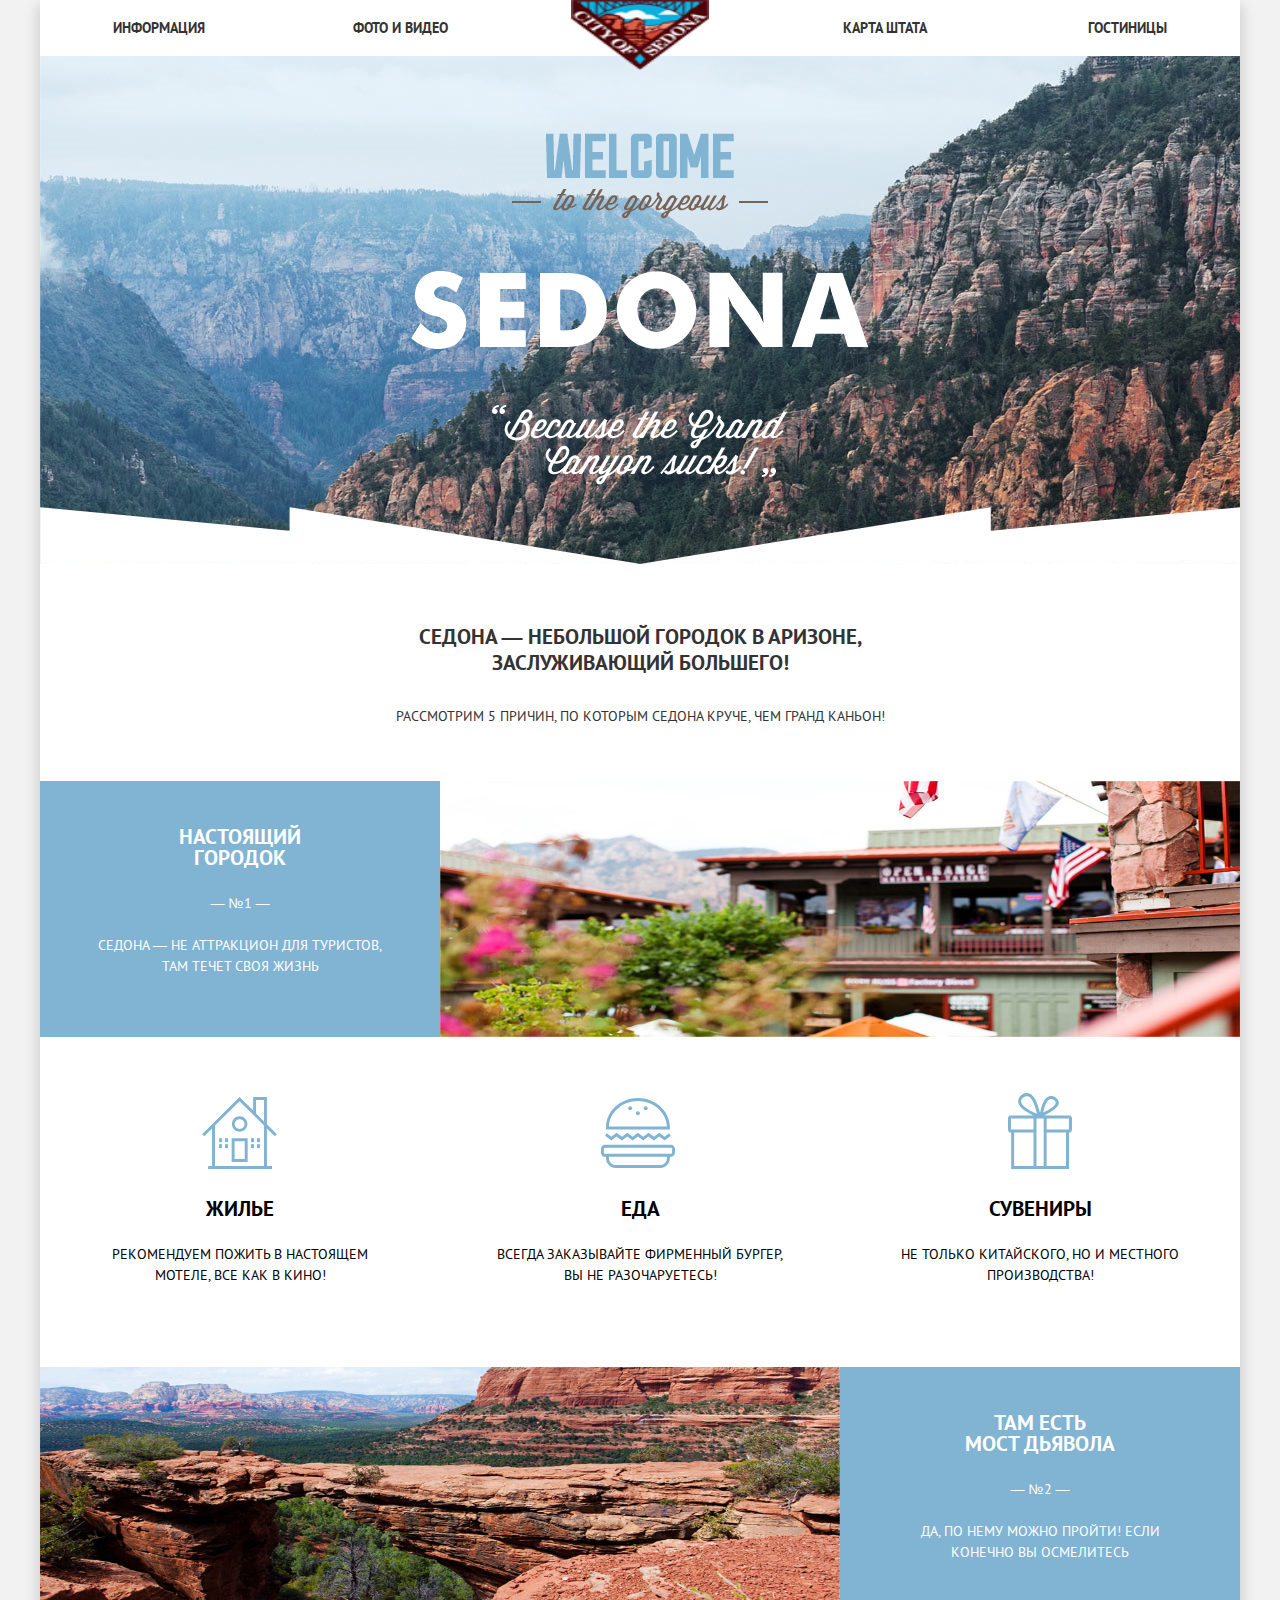
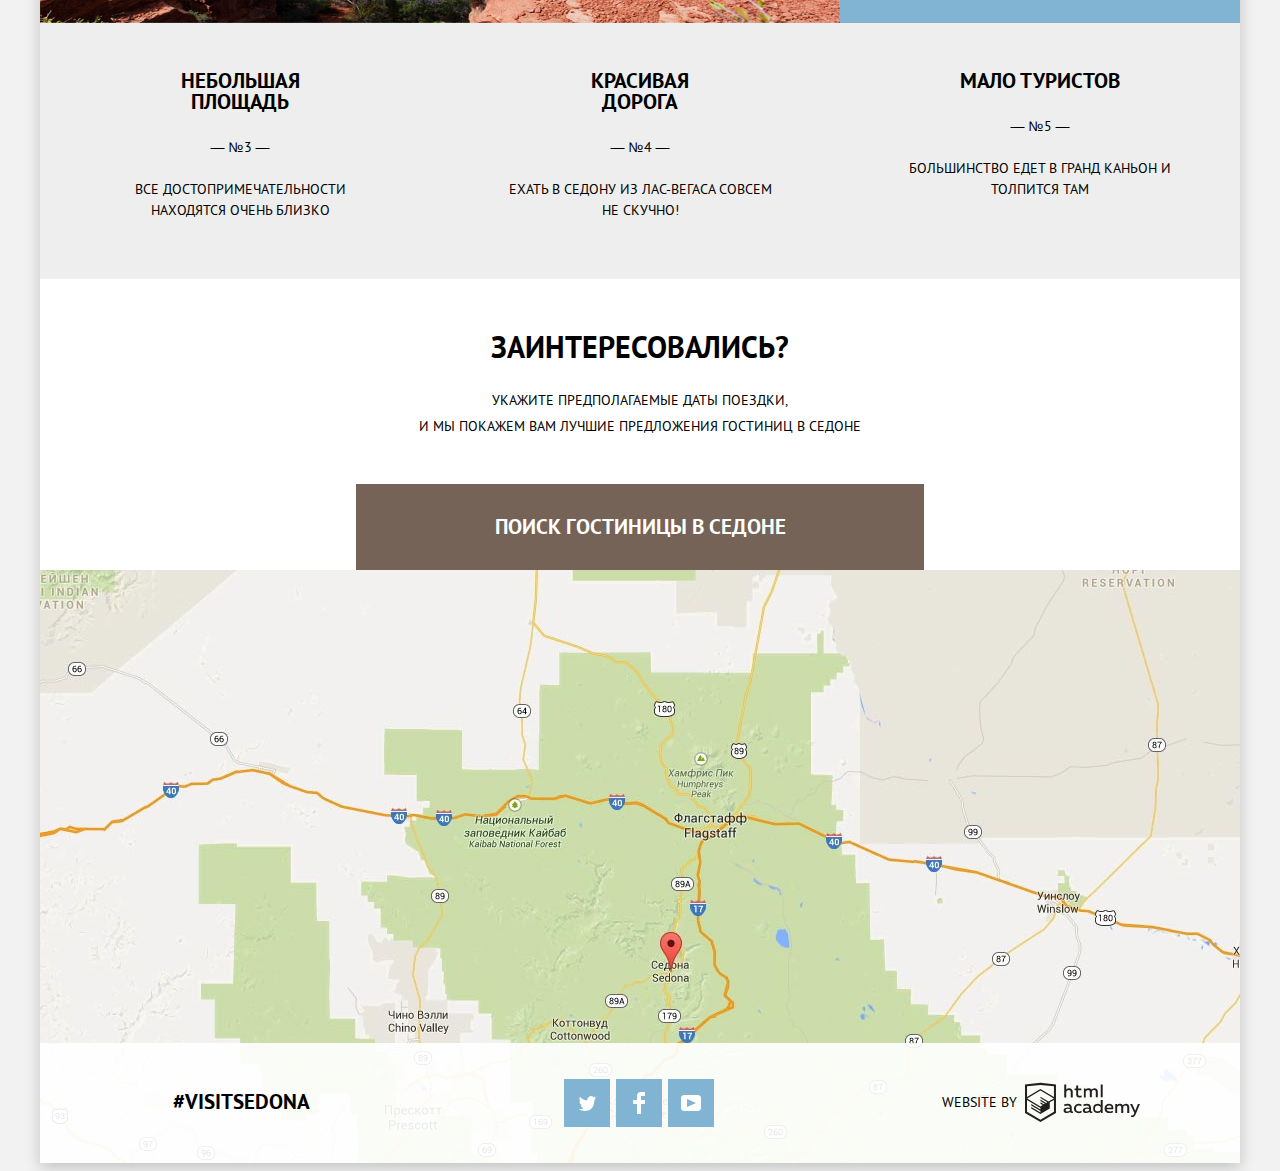
<file: index.html>
<!DOCTYPE html>
<html lang="ru">

<head>
  <meta charset="utf-8">
  <title>Beautiful Sedona</title>
  <link rel="stylesheet" type="text/css" href="css/normalize-min.css">
  <link rel="stylesheet" type="text/css" href="css/stylesheet-min.css">
</head>

<body>
	<div class="container">

  <header>
    <nav class="site-navi">
      <a class="site-logo" href="#">
				<img src="img/mini-logo-city-of-sedona.png" width="138" height="70" alt="City of Sedona Logo">
			</a>
      <ul class="navi-links">
        <li class="navi-info"><a>Информация</a></li><!-- href="info.html" -->
        <li class="navi-media"><a>Фото и видео</a></li><!-- href="media.html" -->
        <li class="navi-map"><a>Карта штата</a></li><!-- href="map_of_state.html" -->
        <li class="navi-catalog"><a href="catalog.html">Гостиницы</a></li>
      </ul>
    </nav>
  </header>
  <main>
    <h1 class="visually-hidden">Sedona - главная страница</h1>
    
    <section class="title-image">
    	<h2 class="visually-hidden">Welcome to Sedona!</h2>
			<img src="img/sedona-title-image-text-full-w-effects.png" width="458" height="352" alt="Welcome to the gorgeous Sedona. Because the Grand Canyon sucks!">
    </section>

		<section class="introduction">
			<h2>Седона — небольшой городок в Аризоне, заслуживающий большего!</h2>
    	<p>Рассмотрим 5 причин, по которым Седона круче, чем Гранд Каньон!</p>
		</section>
    
    <section class="feature-container container-rich">
    	<h2 class="visually-hidden">Sedona - настоящий городок</h2>
      <div class="feature-text-emphasis">
        <h3>Настоящий городок</h3>
        <p>— №1 —</p>
        <p>Седона — не аттракцион для туристов, там течет своя жизнь</p>
      </div>
      <div class="feature-image">
        <img src="img/sedona-town.jpg" width="800" height="256" alt="Town of Sedona">
      </div>
    </section>

    <section class="feature-container container-ad">
    	<h2 class="visually-hidden">Sedona - где, что и как</h2>
      <ul class="feature-ad-list">
        <li class="feature-ad-item ad-item-housing">
          <h3>Жилье</h3>
          <p>Рекомендуем пожить в настоящем мотеле, все как в кино!</p>
        </li>
        <li class="feature-ad-item ad-item-food">
          <h3>Еда</h3>
          <p>Всегда заказывайте фирменный бургер, вы не разочаруетесь!</p>
        </li>
        <li class="feature-ad-item ad-item-gifts">
          <h3>Сувениры</h3>
          <p>Не только китайского, но и местного производства!</p>
        </li>
      </ul>
    </section>

    <section class="feature-container container-rich">
    	<h2 class="visually-hidden">Sedona - мост дьявола</h2>
      <div class="feature-image">
        <img src="img/devil-bridge.jpg" width="800" height="256" alt="Devil's Bridge">
      </div>
      <div class="feature-text-emphasis">
        <h3>Там есть<br>мост дьявола</h3>
        <p>— №2 —</p>
        <p>Да, по нему можно пройти! Если конечно вы осмелитесь</p>
      </div>
    </section>

    <section class="feature-container container-mini">
    	<h2 class="visually-hidden">Sedona - прочие плюсы</h2>
      <ul class="feature-mini-list">
        <li class="feature-text-emphasis feature-mini-item">
          <h3>Небольшая площадь</h3>
          <p>— №3 —</p>
          <p>Все достопримечательности находятся очень близко</p>
        </li>
        <li class="feature-text-emphasis feature-mini-item">
          <h3>Красивая дорога</h3>
          <p>— №4 —</p>
          <p>Ехать в Cедону из Лас-Вегаса совсем не скучно!
        </li>
        <li class="feature-text-emphasis feature-mini-item">
          <h3>Мало туристов</h3>
          <p>— №5 —</p>
          <p>Большинство едет в гранд каньон и толпится там</p>
        </li>
      </ul>
    </section>

    <section class="housing-search">
      <h2>Заинтересовались?</h2>
      <p class="housing-search-instruction">Укажите предполагаемые даты поездки,<br>и мы покажем вам лучшие предложения гостиниц в седоне</p>
      <button class="housing-search-switch" type="button">Поиск гостиницы в седоне</button>

      <form class="housing-search-form" action="https://echo.htmlacademy.ru" method="post">
        <p class="form-group">
          <label for="date-arrival">Дата заезда:</label>
          <input type="text" id="date-arrival"  name="date-arrival" value="24 Апреля 2017" placeholder="01.06.2018" required>
          <button type="button" class="button-calendar"><span class="visually-hidden">открыть календарик</span><svg version="1.1" xmlns="http://www.w3.org/2000/svg" xmlns:xlink="http://www.w3.org/1999/xlink" x="0px" y="0px"
	 width="21px" height="22px" viewBox="0 0 21 22" enable-background="new 0 0 21 22" xml:space="preserve">
					<g>
						<path fill="#cacaca" d="M19.251,2.025h-2.845V0.648c0-0.381-0.294-0.689-0.656-0.689c-0.363,0-0.656,0.308-0.656,0.689v1.377h-3.938V0.648
							c0-0.381-0.294-0.689-0.655-0.689c-0.363,0-0.657,0.308-0.657,0.689v1.377H5.906V0.648c0-0.381-0.294-0.689-0.656-0.689
							c-0.363,0-0.657,0.308-0.657,0.689v1.377H1.75C0.784,2.025,0,2.847,0,3.862v16.302C0,21.179,0.784,22,1.75,22h17.501
							C20.217,22,21,21.179,21,20.164V3.862C21,2.847,20.217,2.025,19.251,2.025z M19.688,20.164c0,0.253-0.195,0.459-0.437,0.459H1.75
							c-0.241,0-0.438-0.206-0.438-0.459V3.862c0-0.253,0.196-0.459,0.438-0.459h2.844v1.378c0,0.381,0.294,0.689,0.657,0.689
							c0.362,0,0.656-0.308,0.656-0.689V3.403h3.938v1.378c0,0.381,0.294,0.689,0.657,0.689c0.361,0,0.655-0.308,0.655-0.689V3.403h3.938
							v1.378c0,0.381,0.293,0.689,0.656,0.689c0.362,0,0.656-0.308,0.656-0.689V3.403h2.845c0.241,0,0.437,0.206,0.437,0.459V20.164z"/>
						<rect fill="#cacaca" x="4.594" y="8.225" width="2.625" height="2.066"/>
						<rect fill="#cacaca" x="4.594" y="11.668" width="2.625" height="2.067"/>
						<rect fill="#cacaca" x="4.594" y="15.112" width="2.625" height="2.066"/>
						<rect fill="#cacaca" x="9.188" y="15.112" width="2.625" height="2.066"/>
						<rect fill="#cacaca" x="9.188" y="11.668" width="2.625" height="2.067"/>
						<rect fill="#cacaca" x="9.188" y="8.225" width="2.625" height="2.066"/>
						<rect fill="#cacaca" x="13.781" y="15.112" width="2.625" height="2.066"/>
						<rect fill="#cacaca" x="13.781" y="11.668" width="2.625" height="2.067"/>
						<rect fill="#cacaca" x="13.781" y="8.225" width="2.625" height="2.066"/>
					</g>
					</svg></button>
        </p>
      	<p class="form-group">
          <label for="date-departure">Дата выезда:</label>
          <input type="text" id="date-departure" name="date-departure" value="4 июля 2017" required><!-- placeholder="15.06.2018" --> 
          <button type="button" class="button-calendar"><span class="visually-hidden">открыть календарик</span><svg version="1.1" xmlns="http://www.w3.org/2000/svg" xmlns:xlink="http://www.w3.org/1999/xlink" x="0px" y="0px"
	 width="21px" height="22px" viewBox="0 0 21 22" enable-background="new 0 0 21 22" xml:space="preserve">
					<g>
						<path fill="#cacaca" d="M19.251,2.025h-2.845V0.648c0-0.381-0.294-0.689-0.656-0.689c-0.363,0-0.656,0.308-0.656,0.689v1.377h-3.938V0.648
							c0-0.381-0.294-0.689-0.655-0.689c-0.363,0-0.657,0.308-0.657,0.689v1.377H5.906V0.648c0-0.381-0.294-0.689-0.656-0.689
							c-0.363,0-0.657,0.308-0.657,0.689v1.377H1.75C0.784,2.025,0,2.847,0,3.862v16.302C0,21.179,0.784,22,1.75,22h17.501
							C20.217,22,21,21.179,21,20.164V3.862C21,2.847,20.217,2.025,19.251,2.025z M19.688,20.164c0,0.253-0.195,0.459-0.437,0.459H1.75
							c-0.241,0-0.438-0.206-0.438-0.459V3.862c0-0.253,0.196-0.459,0.438-0.459h2.844v1.378c0,0.381,0.294,0.689,0.657,0.689
							c0.362,0,0.656-0.308,0.656-0.689V3.403h3.938v1.378c0,0.381,0.294,0.689,0.657,0.689c0.361,0,0.655-0.308,0.655-0.689V3.403h3.938
							v1.378c0,0.381,0.293,0.689,0.656,0.689c0.362,0,0.656-0.308,0.656-0.689V3.403h2.845c0.241,0,0.437,0.206,0.437,0.459V20.164z"/>
						<rect fill="#cacaca" x="4.594" y="8.225" width="2.625" height="2.066"/>
						<rect fill="#cacaca" x="4.594" y="11.668" width="2.625" height="2.067"/>
						<rect fill="#cacaca" x="4.594" y="15.112" width="2.625" height="2.066"/>
						<rect fill="#cacaca" x="9.188" y="15.112" width="2.625" height="2.066"/>
						<rect fill="#cacaca" x="9.188" y="11.668" width="2.625" height="2.067"/>
						<rect fill="#cacaca" x="9.188" y="8.225" width="2.625" height="2.066"/>
						<rect fill="#cacaca" x="13.781" y="15.112" width="2.625" height="2.066"/>
						<rect fill="#cacaca" x="13.781" y="11.668" width="2.625" height="2.067"/>
						<rect fill="#cacaca" x="13.781" y="8.225" width="2.625" height="2.066"/>
					</g>
					</svg></button>
        </p>

				<p class="form-group form-group-half group-half-adults">
	        <label for="amount-adults">Взрослые:</label>
	        <button type="button" class="button-minus"><span class="visually-hidden">вычесть</span></button>
	        <input type="text" id="amount-adults" name="amount-adults" value="2">
	        <button type="button" class="button-plus"><span class="visually-hidden">прибавить</span></button>
        </p>
        <p class="form-group form-group-half">
	        <label class="amount-kids" for="amount-kids">Дети:</label>
	        <button type="button" class="button-minus"><span class="visually-hidden">вычесть</span></button>
	        <input type="text" id="amount-kids" name="amount-kids" value="0">
	        <button type="button" class="button-plus"><span class="visually-hidden">прибавить</span></button>
        </p>
        <button type="submit">Найти</button>
      </form>
    </section>

    <section class="map-location">
      <h2 class="visually-hidden">Седона на карте — Аризона 86336, США</h2>
      <iframe src="https://www.google.com/maps/embed?pb=!1m18!1m12!1m3!1d497204.11118502275!2d-111.72673118153755!3d35.047136872373486!2m3!1f0!2f0!3f0!3m2!1i1024!2i768!4f13.1!3m3!1m2!1s0x872da132f942b00d%3A0x5548c523fa6c8efd!2z0KHQtdC00L7QvdCwLCDQkNGA0LjQt9C-0L3QsCA4NjMzNiwg0KHQqNCQ!5e0!3m2!1sru!2sru!4v1522495906175" width="1200" height="593" style="border:0" allowfullscreen></iframe>
    </section>
  </main>

  <footer class="site-footer footer-absolute">
    <b>#visitsedona</b>
    <ul class="social-media-contacts">
      <li>
      	<a class="button-social twitter" href="#"><span class="visually-hidden">Twitter</span><svg xmlns="http://www.w3.org/2000/svg" xmlns:xlink="http://www.w3.org/1999/xlink" width="17" height="15" viewBox="0 0 17 15"><path fill="#FFF" d="M10.95.144c1.685-.496 2.984.27 3.577 1.179.673-.231 1.331-.481 2.011-.708a2.345 2.345 0 0 1-.857 1.768c.685.17 1.304-.491 1.304-.491-.169 1-1.006 1.788-1.563 2.024-.231 6.75-3.175 11.217-10.077 11.082h-.446c-.41 0-4.164-.46-4.898-1.887 2.271.196 3.893-.422 4.693-1.177-.96-.3-2.679-.477-2.979-2.95.349.106.564.228 1.19.119C1.705 8.247.374 7.53.448 5.33c.285.328 1.067.536 1.34.472C1.085 5.561-.182 2.442.894.85c1.818 1.854 3.735 3.606 7.152 3.773C8.254 2.33 9.183.793 10.95.144z"/></svg></a>
      </li>
      <li>
      	<a class="button-social facebook" href="#"><span class="visually-hidden">Facebook</span><svg xmlns="http://www.w3.org/2000/svg" width="12" height="22" viewBox="0 0 12 22"><path fill="#FFF" d="M12 4V0H8a4 4 0 0 0-4 4v4H0v4h4v10h4V12h4V8H8V4h4z"/></svg></a>
      </li>
      <li>
      	<a class="button-social youtube" href="#"><span class="visually-hidden">YouTube</span><svg xmlns="http://www.w3.org/2000/svg" xmlns:xlink="http://www.w3.org/1999/xlink" width="20" height="16" viewBox="0 0 20 16"><path fill="#FFF" d="M17 0H3C1.35 0 0 1.35 0 3v10c0 1.65 1.35 3 3 3h14c1.65 0 3-1.35 3-3V3c0-1.65-1.35-3-3-3zM6.027 11.998V4.002L15.014 8l-8.987 3.998z"/></svg></a>
      </li>
    </ul>
    <p class="authority-mark">
	    <span>Website by</span>
		 	<a class="html-academy" href="https://htmlacademy.ru/intensive/htmlcss"><span class="visually-hidden">HTML-Academy</span><svg id="Layer_1" data-name="Layer 1" xmlns="http://www.w3.org/2000/svg" width="115" height="41" viewBox="0 0 108.08 36.85"><title>logo-htmlacademy-small1</title><path d="M44.61,26.88a2,2,0,0,0,.55-0.1v1.33a3.25,3.25,0,0,1-1.18.21,1.67,1.67,0,0,1-1.67-1,4.84,4.84,0,0,1-3.14,1.08c-1.51,0-2.91-.83-2.91-2.55,0-2.13,2-2.79,3.71-2.79a11.08,11.08,0,0,1,2.17.25v-0.3c0-1-.76-1.77-2.19-1.77a7.42,7.42,0,0,0-3,.64v-1.7a10.21,10.21,0,0,1,3.19-.55c2.36,0,3.81,1.12,3.81,3.65v3a0.54,0.54,0,0,0,.49.59h0.17Zm-6.44-1.13A1.35,1.35,0,0,0,39.63,27h0.11a3.39,3.39,0,0,0,2.41-1V24.58a9.72,9.72,0,0,0-1.81-.21c-1,0-2.16.33-2.16,1.38h0Zm12.36-6.11a5,5,0,0,1,2.57.64V22a4.08,4.08,0,0,0-2.3-.7,2.75,2.75,0,1,0,0,5.49,5,5,0,0,0,2.43-.64v1.71a6.27,6.27,0,0,1-2.76.57A4.21,4.21,0,0,1,46,24.51q0-.21,0-0.41a4.32,4.32,0,0,1,4.18-4.46h0.38Zm12.17,7.24a2,2,0,0,0,.55-0.1v1.33a3.25,3.25,0,0,1-1.18.21,1.67,1.67,0,0,1-1.67-1,4.84,4.84,0,0,1-3.14,1.08c-1.51,0-2.91-.83-2.91-2.55,0-2.13,2-2.79,3.71-2.79a11.08,11.08,0,0,1,2.17.25v-0.3c0-1-.76-1.77-2.19-1.77a7.42,7.42,0,0,0-3,.64v-1.7a10.21,10.21,0,0,1,3.19-.55c2.36,0,3.81,1.12,3.81,3.65v3a0.54,0.54,0,0,0,.49.59h0.17Zm-6.44-1.13A1.35,1.35,0,0,0,57.73,27h0.11a3.39,3.39,0,0,0,2.41-1V24.58a9.72,9.72,0,0,0-1.81-.21c-1.06,0-2.16.33-2.16,1.38h0ZM73,16V28.2H71.35V26.88a3.88,3.88,0,0,1-3.19,1.54,4.4,4.4,0,0,1,0-8.78,3.81,3.81,0,0,1,3,1.3V16H73Zm-4.53,5.22a2.76,2.76,0,1,0,0,5.52A2.86,2.86,0,0,0,71.15,25V23A2.91,2.91,0,0,0,68.49,21.27ZM79,19.64c3.31,0,4.46,2.68,3.92,5.09H76.7c0.21,1.5,1.67,2.11,3.19,2.11a6.11,6.11,0,0,0,2.64-.59v1.6a7.14,7.14,0,0,1-3,.57C77,28.42,74.78,27,74.78,24a4.18,4.18,0,0,1,4-4.39H79Zm0.09,1.54a2.28,2.28,0,0,0-2.44,2.1v0.06H81.3A2,2,0,0,0,79.13,21.18Zm5.73,7V19.87h1.65v1a3.81,3.81,0,0,1,2.78-1.27A2.86,2.86,0,0,1,91.89,21a4.12,4.12,0,0,1,2.91-1.33A3.06,3.06,0,0,1,98,23V28.2h-1.9V23.05a1.59,1.59,0,0,0-1.42-1.75H94.42a2.8,2.8,0,0,0-2.07,1.12V28.2h-1.9V23.05A1.59,1.59,0,0,0,89,21.31H88.8a3,3,0,0,0-2.21,1.29v5.63H84.86Zm21.31-8.33h1.9l-3.91,9.46c-0.9,2.17-2.09,2.86-3.35,2.86a4.76,4.76,0,0,1-1.1-.14V30.46a2.86,2.86,0,0,0,.85.12c0.9,0,1.58-.64,2.07-1.9l0.17-.42-4-8.4h2l2.86,6.29ZM38.73,1.46V6.22a3.81,3.81,0,0,1,2.7-1.14,3.25,3.25,0,0,1,3.44,3.4v5.15H43V8.72a1.81,1.81,0,0,0-1.61-2h-0.3a2.93,2.93,0,0,0-2.32,1.39v5.52h-1.9V1.46h1.9ZM49.94,2.31v3h3V6.91h-3v3.81c0,1.1.5,1.46,1.58,1.46a4.49,4.49,0,0,0,1.69-.33v1.6A6.8,6.8,0,0,1,51,13.8a2.55,2.55,0,0,1-2.86-2.74V6.89H46.58V5.26h1.5V2.74Zm5.4,11.31V5.28H57v1A3.81,3.81,0,0,1,59.77,5a2.86,2.86,0,0,1,2.6,1.33A4.12,4.12,0,0,1,65.28,5,3.06,3.06,0,0,1,68.44,8.4v5.21h-1.9V8.46a1.59,1.59,0,0,0-1.42-1.75H64.89a2.8,2.8,0,0,0-2.07,1.12v5.78h-1.9V8.46A1.59,1.59,0,0,0,59.5,6.71H59.27A3,3,0,0,0,57.06,8v5.63H55.34ZM71.17,1.45H73V13.6H71.17V1.45ZM14.71,0H14.55L0,1.54V28.21l14.55,8.66,14.55-8.66V1.54Zm12.5,27.1L14.55,34.64,1.9,27.12V16.18l12.59,7.5V25L5.86,19.9v1.31l8.68,5.21v1.39L5.87,22.65V24l8.68,5.21,8.75-5.24V18.31L27.2,16V27.12Zm0-12.53-3.48,2-1.6,1L14.51,13v1.31L21,18.23H21l-0.14.09-1,.54-5.37-3.2V17l4.24,2.52-1,.67-3.2-1.9v1.31l2.1,1.24L14.5,22.1,2,14.65,14.51,7.11Zm0-1.32L14.49,5.76,1.91,13.25v-10L14.56,1.92,27.21,3.25v10h0Z" transform="translate(0 -0.02)" fill="#231f20"/></svg></a>
	 	</p>
  </footer>

	</div>

	<script type="text/javascript" src="js/script-min.js"></script>  
</body>

</html>
</file>
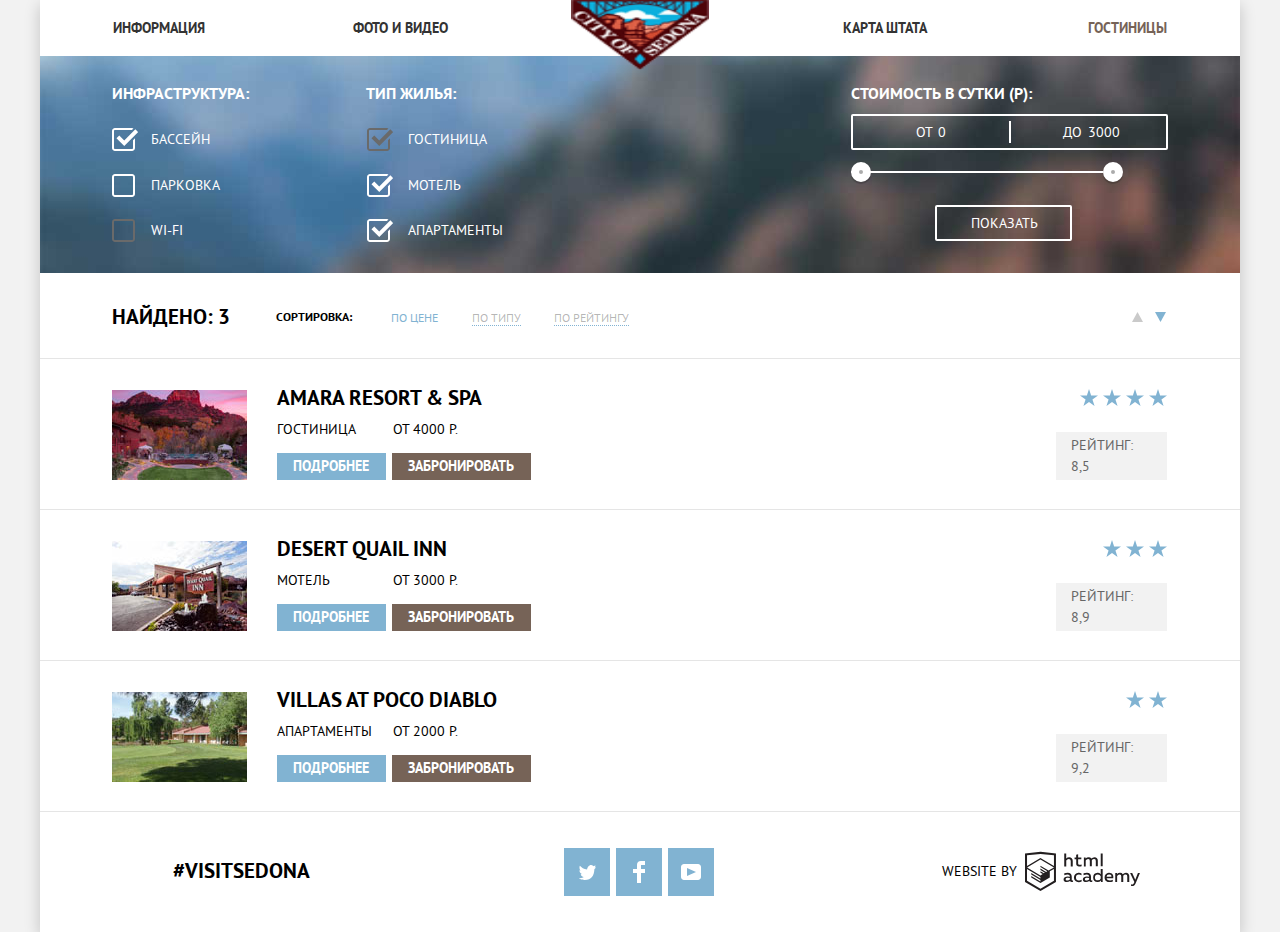
<file: catalog.html>
<!DOCTYPE html>
<html lang="ru">

<head>
  <meta charset="utf-8">
  <title>Beautiful Sedona</title>
  <link href="https://fonts.googleapis.com/css?family=PT+Sans:400,700&amp;subset=cyrillic" rel="stylesheet">
  <link rel="stylesheet" type="text/css" href="css/normalize-min.css">
  <link rel="stylesheet" type="text/css" href="css/stylesheet-min.css">
</head>

<body>
  <div class="container">

  <header>
    <nav class="site-navi">
      <a class="site-logo" href="index.html">
        <img src="img/mini-logo-city-of-sedona.png" width="138" height="70" alt="City of Sedona Logo">
      </a>
      <ul class="navi-links">
        <li class="navi-info"><a>Информация</a></li><!-- href="info.html" -->
        <li class="navi-media"><a>Фото и видео</a></li><!-- href="media.html" -->
        <li class="navi-map"><a>Карта штата</a></li><!-- href="map_of_state.html" -->
        <li class="navi-catalog"><a class="active-page">Гостиницы</a></li>
      </ul>
    </nav>
  </header>

  <!-- ~~~~~~~~~~~~~~~~~~~~~~~~~~~~~~~~~~~~~~~~~~~~~~~~~~~~~~~~~~~~~~~~~~~~~~~~~~~~~~~~~~~~~~~~~~~~~~~ -->
  
  <main>
    <h1 class="visually-hidden">Sedona - подбор отелей</h1>

    <section class="housing-search-tools">
      <h2 class="visually-hidden">Форма с инструметами поиска</h2>
      
      <form class="search-tools-form" action="https://echo.htmlacademy.ru" method="post">

        <fieldset class="form-fieldset fieldset-infrastructure">
            <legend>Инфраструктура:</legend>
            <p class="checkbox-container">
              <input class="visually-hidden checkbox-field" type="checkbox" name="infrastructure-pool"  id="infrastructure-pool" checked>
              <label for="infrastructure-pool">Бассейн</label>
            </p>
 
            <p class="checkbox-container">
              <input class="visually-hidden checkbox-field" type="checkbox" name="infrastructure-parking-lot" id="infrastructure-parking-lot">
              <label for="infrastructure-parking-lot">Парковка</label>
            </p>
            
            <p class="checkbox-container">
              <input class="visually-hidden checkbox-field" type="checkbox" name="infrastructure-wi-fi" id="infrastructure-wi-fi" disabled> 
              <label for="infrastructure-wi-fi">Wi-fi</label>
            </p>

        </fieldset>

        <fieldset class="form-fieldset fieldset-housing">
            <legend>Тип жилья:</legend>
            <p class="checkbox-container">
              <input class="visually-hidden checkbox-field" type="checkbox" name="housing-hotel" id="housing-hotel" checked disabled>
              <label for="housing-hotel">Гостиница</label>
            </p>

            <p class="checkbox-container">
              <input class="visually-hidden checkbox-field" type="checkbox" name="housing-motel" id="housing-motel" checked>
              <label for="housing-motel">Мотель</label>
            </p>

            <p class="checkbox-container">
              <input class="visually-hidden checkbox-field" type="checkbox" name="housing-appartments" id="housing-appartments" checked>
              <label for="housing-appartments">Апартаменты</label>
            </p>

        </fieldset>

        <fieldset class="form-fieldset fieldset-price">
            <legend>Стоимость в сутки (р):</legend>
            <div class="price-controls">
              <label class="price-min">от <input type="text" name="min-price" value="0"></label>
              <label class="price-max">до <input type="text" name="max-price" value="3000"></label>
            </div>
            <div class="slider-controls">
              <div class="slider-empty">
                <div class="slider-filled"></div>
              </div>
              <div class="slider-thumb slider-thumb-min"></div>
              <div class="slider-thumb slider-thumb-max"></div>
            </div>
            <button type="submit" class="button-transparent">Показать</button>
        </fieldset>
      </form>
    </section>

    <section class="housing-search-results">
      <h2 class="visually-hidden">Результаты поиска</h2>
      <h2>Найдено: 3</h2>

      <div class="search-results-sorting">
        <h3 class="sorting-header">Сортировка:</h3>
        <ul class="sorting-parameters">
          <li><a href="#" class="sorting-price activated">По цене</a></li>
          <li><a href="#" class="sorting-type">По типу</a></li>
          <li><a href="#" class="sorting-rating">По рейтингу</a></li>
        </ul>
        <ul class="sorting-destination">
          <li><a href="#" class="sorting-asc"><span class="visually-hidden">По возрастанию</span><svg xmlns="http://www.w3.org/2000/svg" width="11" height="10" viewBox="0 0 11 10"><path fill="#cacaca" d="M5.5 0L0 10h11z"/></svg></a></li>
          <li><a href="#" class="sorting-desc activated"><span class="visually-hidden">По убыванию</span><svg xmlns="http://www.w3.org/2000/svg" width="11" height="10" viewBox="0 0 11 10"><path fill="#cacaca" d="M5.5 10L0 0h11"/></svg></a></li>
        </ul>
      </div>

      <ul class="search-results-list">
        <li class="search-results-item">
          <article class="hotel-card">
            <div class="hotel-card-image">
                <a href="#">
                  <img src="img/preview-amara-resort-and-spa.jpg" width="135" height="90" alt="Amara Resort & SPA">
                </a>
            </div>

            <div class="hotel-card-central">
              <a href="#"><h3>Amara Resort & SPA</h3></a>
              <p class="hotel-card-info">
                <span>Гостиница</span>
                <span>От 4000 р.</span>
              </p>
              <p class="hotel-card-interaction">
                <a class="hotel-card-button button-detailed" href="#">Подробнее</a>
                <a class="hotel-card-button button-reserve" href="#">Забронировать</a>
              </p>
            </div>
            
            <div class="hotel-card-rating">
              <h3 class="visually-hidden">Рейтинг в звездах: 4</h3>
              <ul class="rating-stars-list">
                <li></li>
                <li></li>
                <li></li>
                <li></li>
              </ul>
              <p class="rating-score">Рейтинг: 8,5</p>
            </div>
          </article>
        </li>

        <li class="search-results-item">
          <article class="hotel-card">
            <div class="hotel-card-image">
                <a href="#">
                  <img src="img/preview-desert-quail-inn.jpg" width="135" height="90" alt="Desert Quail Inn">
                </a>
            </div>

            <div class="hotel-card-central">
              <a href="#"><h3>Desert Quail Inn</h3></a>
              <p class="hotel-card-info">
                <span>Мотель</span>
                <span>От 3000 р.</span>
              </p>
              <p class="hotel-card-interaction">
                <a class="hotel-card-button button-detailed" href="#">Подробнее</a>
                <a class="hotel-card-button button-reserve" href="#">Забронировать</a>
              </p>
            </div>

            <div class="hotel-card-rating">
              <h3 class="visually-hidden">Рейтинг в звездах: 3</h3>
              <ul class="rating-stars-list">
                <li></li>
                <li></li>
                <li></li>
              </ul>
              <p class="rating-score">Рейтинг: 8,9</p>
            </div>
          </article>
        </li>

        <li class="search-results-item">
          <article class="hotel-card">
            <p class="hotel-card-image">
                <a href="#">
                  <img src="img/preview-villas-at-poco-diablo.jpg" width="135" height="90" alt="Villas at Poco Diablo">
                </a>
            </p>

            <div class="hotel-card-central">
              <a href="#"><h3>Villas at Poco Diablo</h3></a>
              <p class="hotel-card-info">
                <span>Апартаменты</span>
                <span>От 2000 р.</span>
              </p>
              <p class="hotel-card-interaction">
                <a class="hotel-card-button button-detailed" href="#">Подробнее</a>
                <a class="hotel-card-button button-reserve" href="#">Забронировать</a>
              </p>
            </div>

            <div class="hotel-card-rating">
              <h3 class="visually-hidden">Рейтинг в звездах: 2</h3>
              <ul class="rating-stars-list">
                <li></li>
                <li></li>
              </ul>
              <p class="rating-score">Рейтинг: 9,2</p>
            </div>
          </article>
        </li>
      </ul>
    </section>
  </main>

  <!-- ~~~~~~~~~~~~~~~~~~~~~~~~~~~~~~~~~~~~~~~~~~~~~~~~~~~~~~~~~~~~~~~~~~~~~~~~~~~~~~~~~~~~~~~~~~~~~~~ -->
  
  <footer class="site-footer">
    <b>#visitsedona</b>
    <ul class="social-media-contacts">
      <li>
        <a class="button-social twitter" href="#"><span class="visually-hidden">Twitter</span><svg xmlns="http://www.w3.org/2000/svg" xmlns:xlink="http://www.w3.org/1999/xlink" width="17" height="15" viewBox="0 0 17 15"><path fill="#FFF" d="M10.95.144c1.685-.496 2.984.27 3.577 1.179.673-.231 1.331-.481 2.011-.708a2.345 2.345 0 0 1-.857 1.768c.685.17 1.304-.491 1.304-.491-.169 1-1.006 1.788-1.563 2.024-.231 6.75-3.175 11.217-10.077 11.082h-.446c-.41 0-4.164-.46-4.898-1.887 2.271.196 3.893-.422 4.693-1.177-.96-.3-2.679-.477-2.979-2.95.349.106.564.228 1.19.119C1.705 8.247.374 7.53.448 5.33c.285.328 1.067.536 1.34.472C1.085 5.561-.182 2.442.894.85c1.818 1.854 3.735 3.606 7.152 3.773C8.254 2.33 9.183.793 10.95.144z"/></svg></a>
      </li>
      <li>
        <a class="button-social facebook" href="#"><span class="visually-hidden">Facebook</span><svg xmlns="http://www.w3.org/2000/svg" width="12" height="22" viewBox="0 0 12 22"><path fill="#FFF" d="M12 4V0H8a4 4 0 0 0-4 4v4H0v4h4v10h4V12h4V8H8V4h4z"/></svg></a>
      </li>
      <li>
        <a class="button-social youtube" href="#"><span class="visually-hidden">YouTube</span><svg xmlns="http://www.w3.org/2000/svg" xmlns:xlink="http://www.w3.org/1999/xlink" width="20" height="16" viewBox="0 0 20 16"><path fill="#FFF" d="M17 0H3C1.35 0 0 1.35 0 3v10c0 1.65 1.35 3 3 3h14c1.65 0 3-1.35 3-3V3c0-1.65-1.35-3-3-3zM6.027 11.998V4.002L15.014 8l-8.987 3.998z"/></svg></a>
      </li>
    </ul>
    <p class="authority-mark">
      <span>Website by</span>
      <a class="html-academy" href="https://htmlacademy.ru/intensive/htmlcss"><span class="visually-hidden">HTML-Academy</span><svg id="Layer_1" data-name="Layer 1" xmlns="http://www.w3.org/2000/svg" width="115" height="41" viewBox="0 0 108.08 36.85"><title>logo-htmlacademy-small1</title><path d="M44.61,26.88a2,2,0,0,0,.55-0.1v1.33a3.25,3.25,0,0,1-1.18.21,1.67,1.67,0,0,1-1.67-1,4.84,4.84,0,0,1-3.14,1.08c-1.51,0-2.91-.83-2.91-2.55,0-2.13,2-2.79,3.71-2.79a11.08,11.08,0,0,1,2.17.25v-0.3c0-1-.76-1.77-2.19-1.77a7.42,7.42,0,0,0-3,.64v-1.7a10.21,10.21,0,0,1,3.19-.55c2.36,0,3.81,1.12,3.81,3.65v3a0.54,0.54,0,0,0,.49.59h0.17Zm-6.44-1.13A1.35,1.35,0,0,0,39.63,27h0.11a3.39,3.39,0,0,0,2.41-1V24.58a9.72,9.72,0,0,0-1.81-.21c-1,0-2.16.33-2.16,1.38h0Zm12.36-6.11a5,5,0,0,1,2.57.64V22a4.08,4.08,0,0,0-2.3-.7,2.75,2.75,0,1,0,0,5.49,5,5,0,0,0,2.43-.64v1.71a6.27,6.27,0,0,1-2.76.57A4.21,4.21,0,0,1,46,24.51q0-.21,0-0.41a4.32,4.32,0,0,1,4.18-4.46h0.38Zm12.17,7.24a2,2,0,0,0,.55-0.1v1.33a3.25,3.25,0,0,1-1.18.21,1.67,1.67,0,0,1-1.67-1,4.84,4.84,0,0,1-3.14,1.08c-1.51,0-2.91-.83-2.91-2.55,0-2.13,2-2.79,3.71-2.79a11.08,11.08,0,0,1,2.17.25v-0.3c0-1-.76-1.77-2.19-1.77a7.42,7.42,0,0,0-3,.64v-1.7a10.21,10.21,0,0,1,3.19-.55c2.36,0,3.81,1.12,3.81,3.65v3a0.54,0.54,0,0,0,.49.59h0.17Zm-6.44-1.13A1.35,1.35,0,0,0,57.73,27h0.11a3.39,3.39,0,0,0,2.41-1V24.58a9.72,9.72,0,0,0-1.81-.21c-1.06,0-2.16.33-2.16,1.38h0ZM73,16V28.2H71.35V26.88a3.88,3.88,0,0,1-3.19,1.54,4.4,4.4,0,0,1,0-8.78,3.81,3.81,0,0,1,3,1.3V16H73Zm-4.53,5.22a2.76,2.76,0,1,0,0,5.52A2.86,2.86,0,0,0,71.15,25V23A2.91,2.91,0,0,0,68.49,21.27ZM79,19.64c3.31,0,4.46,2.68,3.92,5.09H76.7c0.21,1.5,1.67,2.11,3.19,2.11a6.11,6.11,0,0,0,2.64-.59v1.6a7.14,7.14,0,0,1-3,.57C77,28.42,74.78,27,74.78,24a4.18,4.18,0,0,1,4-4.39H79Zm0.09,1.54a2.28,2.28,0,0,0-2.44,2.1v0.06H81.3A2,2,0,0,0,79.13,21.18Zm5.73,7V19.87h1.65v1a3.81,3.81,0,0,1,2.78-1.27A2.86,2.86,0,0,1,91.89,21a4.12,4.12,0,0,1,2.91-1.33A3.06,3.06,0,0,1,98,23V28.2h-1.9V23.05a1.59,1.59,0,0,0-1.42-1.75H94.42a2.8,2.8,0,0,0-2.07,1.12V28.2h-1.9V23.05A1.59,1.59,0,0,0,89,21.31H88.8a3,3,0,0,0-2.21,1.29v5.63H84.86Zm21.31-8.33h1.9l-3.91,9.46c-0.9,2.17-2.09,2.86-3.35,2.86a4.76,4.76,0,0,1-1.1-.14V30.46a2.86,2.86,0,0,0,.85.12c0.9,0,1.58-.64,2.07-1.9l0.17-.42-4-8.4h2l2.86,6.29ZM38.73,1.46V6.22a3.81,3.81,0,0,1,2.7-1.14,3.25,3.25,0,0,1,3.44,3.4v5.15H43V8.72a1.81,1.81,0,0,0-1.61-2h-0.3a2.93,2.93,0,0,0-2.32,1.39v5.52h-1.9V1.46h1.9ZM49.94,2.31v3h3V6.91h-3v3.81c0,1.1.5,1.46,1.58,1.46a4.49,4.49,0,0,0,1.69-.33v1.6A6.8,6.8,0,0,1,51,13.8a2.55,2.55,0,0,1-2.86-2.74V6.89H46.58V5.26h1.5V2.74Zm5.4,11.31V5.28H57v1A3.81,3.81,0,0,1,59.77,5a2.86,2.86,0,0,1,2.6,1.33A4.12,4.12,0,0,1,65.28,5,3.06,3.06,0,0,1,68.44,8.4v5.21h-1.9V8.46a1.59,1.59,0,0,0-1.42-1.75H64.89a2.8,2.8,0,0,0-2.07,1.12v5.78h-1.9V8.46A1.59,1.59,0,0,0,59.5,6.71H59.27A3,3,0,0,0,57.06,8v5.63H55.34ZM71.17,1.45H73V13.6H71.17V1.45ZM14.71,0H14.55L0,1.54V28.21l14.55,8.66,14.55-8.66V1.54Zm12.5,27.1L14.55,34.64,1.9,27.12V16.18l12.59,7.5V25L5.86,19.9v1.31l8.68,5.21v1.39L5.87,22.65V24l8.68,5.21,8.75-5.24V18.31L27.2,16V27.12Zm0-12.53-3.48,2-1.6,1L14.51,13v1.31L21,18.23H21l-0.14.09-1,.54-5.37-3.2V17l4.24,2.52-1,.67-3.2-1.9v1.31l2.1,1.24L14.5,22.1,2,14.65,14.51,7.11Zm0-1.32L14.49,5.76,1.91,13.25v-10L14.56,1.92,27.21,3.25v10h0Z" transform="translate(0 -0.02)" fill="#231f20"/></svg></a>
    </p>
  </footer>

  </div>
</body>

</html>
</file>
<file: css/stylesheet-min.css>
.container-rich,.navi-links{display:-webkit-box;display:-ms-flexbox}@font-face{font-family:"PT Sans";src:local("PT Sans"),local("PTSans"),url(../font/ptsans.woff) format("woff"),url(../font/ptsans.woff2) format("woff2");font-weight:400;font-style:normal}@font-face{font-family:"PT Sans";src:local("PT Sans Bold"),local("PTSansBold"),url(../font/ptsansbold.woff) format("woff"),url(../font/ptsansbold.woff2) format("woff2");font-weight:700;font-style:normal}body{margin:0;padding:0;font-family:"PT Sans",Arial,sans-serif;font-size:14px;line-height:26px;font-weight:700;text-transform:uppercase;color:#000;background-color:#f2f2f2}.feature-container p,.introduction p{font-weight:400}.site-navi,.site-navi a{color:#333}a{text-decoration:none}.visually-hidden:not(:focus):not(:active),input[type=checkbox].visually-hidden,input[type=radio].visually-hidden{position:absolute;width:1px;height:1px;margin:-1px;border:0;padding:0;white-space:nowrap;-webkit-clip-path:inset(100%);clip-path:inset(100%);clip:rect(0 0 0 0);overflow:hidden}.container{position:relative;margin:0 auto;padding:0;width:1200px;-webkit-box-sizing:border-box;box-sizing:border-box;background-color:#fff;-webkit-box-shadow:0 5px 15px 0 rgba(0,0,0,.2);box-shadow:0 5px 15px 0 rgba(0,0,0,.2)}.site-navi{font-size:14px;position:relative;padding:0 73px}.site-navi .site-logo{position:absolute;top:0;left:50%;margin-left:-69px;width:138px;height:70px}.navi-links{list-style:none;margin:0;padding:0;display:flex;-ms-flex-wrap:wrap;flex-wrap:wrap}.navi-links .active-page{color:#766357}.navi-links li{padding:15px 0;width:115px}.navi-info,.navi-media{text-align:left}.navi-catalog,.navi-map{text-align:right}.navi-info{margin-right:125px}.navi-catalog{margin-left:125px}.navi-media{margin-right:auto}.navi-links a:focus,.navi-links a:hover{color:#81b3d2}.navi-links a:active{color:rgba(0,0,0,.3)}.title-image{background-image:url(../img/sedona-title-image-w-mask-w-effects.jpg);background-color:#515F66;background-repeat:no-repeat;width:1200px;height:508px}.title-image img{display:block;padding-top:77px;margin:auto}.introduction{color:#333;text-align:center;padding:60px 0 52px}.introduction h2{font-size:21px;padding:0 300px;margin:0 0 27px}.introduction p{padding:0;margin:0}.feature-container{width:100%;margin:0;padding:0;line-height:21px}.feature-container h3{font-size:21px}.container-rich{background-color:#81b3d2;color:#fff;display:flex;-webkit-box-align:center;-ms-flex-align:center;align-items:center}.feature-ad-list,.feature-mini-list{display:-webkit-box;display:-ms-flexbox;-ms-flex-wrap:wrap;list-style:none}.container-mini{background-color:#eee}.feature-text-emphasis{text-align:center;-webkit-box-sizing:border-box;box-sizing:border-box;width:400px;padding:45px 48px 60px}.feature-mini-item{padding-top:47px;padding-bottom:58px}.feature-text-emphasis.feature-mini-item{padding-right:65px;padding-left:65px}.feature-text-emphasis h3{line-height:21px;margin:0 0 25px;padding:0 55px}.feature-text-emphasis p{margin:0;padding:0}.feature-text-emphasis p:first-of-type{margin-bottom:21px}.feature-image{width:800px;height:256px}.feature-ad-list{margin:0;padding:0 0 81px;display:flex;flex-wrap:wrap;-webkit-box-pack:center;-ms-flex-pack:center;justify-content:center}.feature-ad-item{-webkit-box-sizing:border-box;box-sizing:border-box;width:400px;position:relative;padding:161px 50px 0;text-align:center}.feature-ad-item h3{line-height:21px;margin:0 0 25px;padding:0}.feature-ad-item p{margin:0;padding:0}.feature-ad-item::before{content:"";position:absolute;left:50%;background-repeat:no-repeat}.ad-item-housing::before{background-image:url(../img/icon-house.svg);width:75px;height:72px;top:60px;margin-left:-38px}.ad-item-food::before{background-image:url(../img/icon-burger.svg);width:75px;height:70px;top:61px;margin-left:-39px}.ad-item-gifts::before{background-image:url(../img/icon-gift.svg);width:64px;height:76px;top:56px;margin-left:-32px}.feature-mini-list{margin:0;padding:0;display:flex;flex-wrap:wrap;-webkit-box-pack:justify;-ms-flex-pack:justify;justify-content:space-between}.housing-search{text-align:center;padding:50px 0 0;position:relative}.housing-search>h2{padding:0;margin:0 0 22px;line-height:36px;font-size:30px}.housing-search-instruction{width:445px;padding:0;margin:0 auto 45px;font-weight:400}.housing-search-form>button,.housing-search-switch{font:inherit;font-size:21px;color:#fff;text-align:center;text-transform:uppercase;border:none;cursor:pointer}.housing-search-switch{padding:0;margin:0;width:568px;height:86px;background-color:#766357}.housing-search-switch:focus,.housing-search-switch:hover{background-color:#604e43}.housing-search-switch:active{color:rgba(255,255,255,.3);background-color:#503e33}@-webkit-keyframes drop-down{0%{-webkit-transform:translateY(-15px);transform:translateY(-15px)}20%{-webkit-transform:translateY(-12px);transform:translateY(-12px)}40%{-webkit-transform:translateY(-9px);transform:translateY(-9px)}60%{-webkit-transform:translateY(-6px);transform:translateY(-6px)}80%{-webkit-transform:translateY(-3px);transform:translateY(-3px)}100%{-webkit-transform:translateY(0);transform:translateY(0)}}@keyframes drop-down{0%{-webkit-transform:translateY(-15px);transform:translateY(-15px)}20%{-webkit-transform:translateY(-12px);transform:translateY(-12px)}40%{-webkit-transform:translateY(-9px);transform:translateY(-9px)}60%{-webkit-transform:translateY(-6px);transform:translateY(-6px)}80%{-webkit-transform:translateY(-3px);transform:translateY(-3px)}100%{-webkit-transform:translateY(0);transform:translateY(0)}}.housing-search-form{position:absolute;top:100%;left:50%;margin-left:-284px;-webkit-box-sizing:border-box;box-sizing:border-box;width:568px;padding:55px;display:-webkit-box;display:-ms-flexbox;display:flex;-ms-flex-wrap:wrap;flex-wrap:wrap;background-color:#fff;-webkit-animation-name:drop-down;animation-name:drop-down;-webkit-animation-duration:.3s;animation-duration:.3s}.housing-search-form-js-toggle{display:none}.form-group,.search-tools-form{display:-webkit-box;display:-ms-flexbox}.form-group{width:100%;margin:0;padding:0 0 30px;display:flex;-webkit-box-pack:justify;-ms-flex-pack:justify;justify-content:space-between;-webkit-box-align:center;-ms-flex-align:center;align-items:center}.form-group-half{padding-bottom:54px;width:50%}.form-group label{margin-right:auto;cursor:pointer}.form-group input{-webkit-box-sizing:border-box;box-sizing:border-box;width:346px;margin:0;padding:5px 13px;border:1px solid transparent;background-color:#f2f2f2;font-size:14px;line-height:26px;color:#000;font-weight:700;text-transform:uppercase;cursor:pointer}.button-calendar,.button-minus,.button-plus,.form-group-half input{display:inline-block;-webkit-box-sizing:border-box;vertical-align:middle}.form-group input:hover{background-color:#ebebeb}.form-group input:focus{background-color:#fff;outline:0;border:1px solid #e5e5e5}.button-calendar{box-sizing:border-box;width:21px;height:22px;margin:7px 9px 9px -30px;padding:0;background-color:transparent;border:none;outline:0;cursor:pointer}.button-calendar:focus path,.button-calendar:focus rect,.button-calendar:hover path,.button-calendar:hover rect{fill:#000}.button-calendar:active path,.button-calendar:active rect{fill:#669ec0}.button-minus,.button-plus,.form-group-half input{box-sizing:border-box;width:38px;height:38px;margin:0;border:none;background-color:#f2f2f2}.form-group-half input{vertical-align:middle;text-align:center}.button-minus,.button-plus{position:relative;padding:0;cursor:pointer}.group-half-adults .button-plus{margin-right:3px}.button-minus:after,.button-plus:after,.button-plus:before{content:"";position:absolute;width:11px;height:3px;top:50%;left:50%;margin:-1px 0 0 -6px;background-color:#a9a9a9}.button-plus:before{-webkit-transform:rotate(-90deg);-ms-transform:rotate(-90deg);transform:rotate(-90deg)}.button-minus:focus:after,.button-minus:focus:before,.button-minus:hover:after,.button-minus:hover:before,.button-plus:focus:after,.button-plus:focus:before,.button-plus:hover:after,.button-plus:hover:before{background-color:#000}.button-minus:active:after,.button-minus:active:before,.button-plus:active:after,.button-plus:active:before{background-color:#81b3d2}.amount-kids{margin-left:50px}.housing-search-form>button{width:458px;height:58px;background-color:#81b3d2}.housing-search-tools,.map-location{background-repeat:no-repeat;width:1200px}.housing-search-form>button:focus,.housing-search-form>button:hover{background-color:#669ec0}.housing-search-form>button:active{color:rgba(255,255,255,.3);background-color:#5496bd}.map-location{background-image:url(../img/map-location.jpg);height:593px}.housing-search-tools{background-image:url(../img/sedona-title-image-blurred-w-effects.jpg);background-position:0 -55px;background-color:#81b3d2;color:#fff}.search-tools-form{margin:0;padding:27px 72px 32px;display:flex}.form-fieldset,.housing-search-results{display:-webkit-box;display:-ms-flexbox}.form-fieldset{padding:0;margin:0;border:none;line-height:21px;display:flex;-webkit-box-orient:vertical;-webkit-box-direction:normal;-ms-flex-direction:column;flex-direction:column;-webkit-box-pack:justify;-ms-flex-pack:justify;justify-content:space-between;-webkit-box-align:start;-ms-flex-align:start;align-items:flex-start}.form-fieldset legend{margin:0 0 25px;padding:0;font-size:16px}.form-fieldset label{line-height:21px;font-weight:400}.fieldset-infrastructure{width:200px;margin-right:54px}.fieldset-housing{width:200px;margin-right:auto}.fieldset-infrastructure .checkbox-container{padding-left:39px}.fieldset-housing .checkbox-container{margin-left:1px;padding-left:41px}.checkbox-container{margin:0 0 25px;padding:0;position:relative}.checkbox-field:checked+label::before,.checkbox-field:not(:checked)+label::before{position:absolute;left:0;top:-1px;background-repeat:no-repeat;height:23px;content:""}.checkbox-container:nth-of-type(2){margin-bottom:24px}.checkbox-container:last-of-type{margin-bottom:0}.checkbox-container label{cursor:pointer;-webkit-user-select:none;-moz-user-select:none;-ms-user-select:none;user-select:none}.checkbox-field:not(:checked)+label::before{background-image:url(../img/checkbox-off.svg);width:23px}.checkbox-field:checked+label::before{background-image:url(../img/checkbox-on.svg);width:26px}.checkbox-field:checked:disabled+label::before{background-image:url(../img/checkbox-on-disabled.svg)}.checkbox-field:not(:checked):disabled+label::before{background-image:url(../img/checkbox-off-disabled.svg)}.fieldset-price{-webkit-box-sizing:border-box;box-sizing:border-box;width:318px;padding-left:1px}.checkbox-field+label:hover::before,.checkbox-field:focus+label::before{outline:#81b3d2 solid 3px}.fieldset-price legend{margin-bottom:10px;padding:0;font-size:16px}.price-controls{position:relative;height:32px;margin-bottom:20px;font-size:0;border:2px solid #fff;border-radius:2px}.price-controls::after{content:"";position:absolute;top:50%;left:50%;width:2px;height:22px;background:#fff;-webkit-transform:translate(-50%,-50%);-ms-transform:translate(-50%,-50%);transform:translate(-50%,-50%)}.price-controls .price-max,.price-controls .price-min{display:inline-block;vertical-align:middle;-webkit-box-sizing:border-box;box-sizing:border-box;padding:5px 0 4px;font-size:14px;line-height:21px;cursor:pointer}.price-controls .price-min{margin-left:63px;width:93px}.price-controls .price-max{margin-left:54px;width:103px}.price-controls input{width:50px;margin:0;color:inherit;font:inherit;background:0 0;border:none}.slider-controls{position:relative;margin-bottom:32px}.slider-controls .slider-empty{height:2px;background:rgba(255, 255, 255, 0.3); }.slider-controls .slider-filled{width:252px;height:2px;background:#fff}.slider-thumb{position:absolute;top:-9px;width:4px;height:4px;background:#ababab;border:8px solid #fff;border-radius:50%;-webkit-box-shadow:0 2px 1px 0 rgba(0,1,1,.2);box-shadow:0 2px 1px 0 rgba(0,1,1,.2);cursor:pointer}.slider-thumb:hover{top:-10px;border: 9px solid #ffffff}.slider-thumb-min{left:0}.slider-thumb-max{left:252px}.fieldset-price .button-transparent{display:block;-webkit-box-sizing:border-box;box-sizing:border-box;width:137px;margin:0 96px 0 auto;padding:6px 34px 5px;font-size:14px;line-height:21px;color:#fff;text-transform:uppercase;background:0 0;border:2px solid #fff;border-radius:2px;cursor:pointer}.housing-search-results h2,.search-results-sorting{-webkit-box-sizing:border-box;margin:0;border-bottom:1px solid #e5e5e5}.fieldset-price .button-transparent:focus,.fieldset-price .button-transparent:hover{color:#000;background-color:#fff}.housing-search-results{margin:0;padding:0;display:flex;-ms-flex-wrap:wrap;flex-wrap:wrap;-webkit-box-pack:justify;-ms-flex-pack:justify;justify-content:space-between}.housing-search-results h2{box-sizing:border-box;width:220px;padding:31px 0 28px 72px;text-align:left;font-size:21px}.search-results-sorting{box-sizing:border-box;width:980px;padding:31px 73px 28px 16px;display:-webkit-box;display:-ms-flexbox;display:flex;-webkit-box-pack:justify;-ms-flex-pack:justify;justify-content:space-between}.sorting-parameters a,.sorting-parameters a:focus,.sorting-parameters a:hover{border-bottom:1px dotted #81b3d2}.search-results-sorting h3{-webkit-box-sizing:border-box;box-sizing:border-box;width:76px;margin:0 39px 0 0;padding:0;font-size:12px}.sorting-destination,.sorting-parameters{list-style:none;margin:0;padding:0;display:-webkit-box;display:-ms-flexbox;display:flex;-webkit-box-pack:justify;-ms-flex-pack:justify;justify-content:space-between;-webkit-box-align:start;-ms-flex-align:start;align-items:flex-start}.sorting-parameters{-webkit-box-sizing:border-box;box-sizing:border-box;width:238px;margin-right:auto;padding-top:0}.sorting-parameters a{color:rgba(0,0,0,.3);font-size:12px;line-height:18px;font-weight:400}.sorting-parameters .activated,.sorting-parameters a:active{border-bottom:none}.sorting-parameters .activated,.sorting-parameters a:focus,.sorting-parameters a:hover{color:#81b3d2}.hotel-card-central>a,.sorting-parameters a:active{color:#000}.sorting-destination{-webkit-box-sizing:border-box;box-sizing:border-box;width:34px;margin-right:1px;padding:0}.sorting-asc:focus path,.sorting-asc:hover path,.sorting-desc:focus path,.sorting-desc:hover path{fill:#000}.sorting-asc.activated path,.sorting-asc:active path,.sorting-desc.activated path,.sorting-desc:active path{fill:#81b3d2}.search-results-list{list-style:none;margin:0;padding:0;width:100%}.search-results-item{list-style:none;margin:0;padding:31px 73px 29px 72px;border-bottom:1px solid #e5e5e5}.hotel-card{margin:0;padding:0;display:-webkit-box;display:-ms-flexbox;display:flex}.hotel-card-image{margin:0;padding:0 30px 0 0;width:135px;height:90px}.hotel-card-central{width:363px;margin:0 auto 0 0;padding:0}.hotel-card-central h3{font-size:21px;margin:-5px 0 4px;padding:0}.hotel-card-central>a:focus,.hotel-card-central>a:hover{color:#81b3d2}.hotel-card-central>a:active{color:rgba(0,0,0,.3)}.hotel-card-info{font-weight:400;margin:0 0 12px;padding:0}.hotel-card-info span{line-height:21px;display:inline-block;vertical-align:middle;-webkit-box-sizing:border-box;box-sizing:border-box;width:112px;margin:0;padding:0}.hotel-card-interaction{margin:0;padding:0;display:-webkit-box;display:-ms-flexbox;display:flex;-ms-flex-wrap:wrap;flex-wrap:wrap;-webkit-box-pack:start;-ms-flex-pack:start;justify-content:flex-start}.hotel-card-button{margin:0 6px 0 0;padding:3px 17px 3px 16px;line-height:21px;color:#fff;border:none}.button-detailed{background-color:#81b3d2}.button-reserve{background-color:#766357;padding-right:17px}.button-detailed:focus,.button-detailed:hover{background-color:#669ec0}.button-detailed:active{color:rgba(255,255,255,.3);background-color:#5496bd}.button-reserve:focus,.button-reserve:hover{background-color:#604e43}.button-reserve:active{color:rgba(255,255,255,.3);background-color:#503e33}.hotel-card-rating{width:241px;margin:0;padding:0;position:relative}.footer-absolute,.rating-score,.rating-stars-list{position:absolute;right:0}.rating-stars-list{top:0;padding:0;margin-top:-1px;height:17px;width:115px;display:-webkit-box;display:-ms-flexbox;display:flex;-webkit-box-pack:end;-ms-flex-pack:end;justify-content:flex-end}.site-footer,.social-media-contacts{display:-webkit-box;display:-ms-flexbox}.rating-stars-list li{list-style:none;padding:0;margin-left:5px;height:17px;width:18px;background-image:url(../img/icon-star.svg);background-repeat:no-repeat}.rating-score{bottom:0;-webkit-box-sizing:border-box;box-sizing:border-box;width:111px;padding:3px 13px 3px 15px;margin:0;color:#666;font-weight:400;line-height:21px;background-color:#f2f2f2}.site-footer{padding:36px 73px;display:flex;-webkit-box-pack:justify;-ms-flex-pack:justify;justify-content:space-between;-webkit-box-align:center;-ms-flex-align:center;align-items:center;background-color:rgba(255,255,255,.9)}.footer-absolute{left:0;bottom:0}.site-footer b{display:inline-block;vertical-align:middle;width:256px;margin:0 0 2px;padding:0;font-size:21px;text-align:center}.social-media-contacts{list-style:none;display:flex;-ms-flex-wrap:wrap;flex-wrap:wrap;-webkit-box-align:center;-ms-flex-align:center;align-items:center;-webkit-box-pack:justify;-ms-flex-pack:justify;justify-content:space-between;margin:0;-webkit-box-sizing:border-box;box-sizing:border-box;width:256px;padding:0 54px 0 52px}.button-social{background-color:#81b3d2;width:46px;height:48px;display:-webkit-box;display:-ms-flexbox;display:flex;-webkit-box-align:center;-ms-flex-align:center;align-items:center;-webkit-box-pack:center;-ms-flex-pack:center;justify-content:center}.button-social:focus,.button-social:hover{background-color:#669ec0}.button-social:active{color:rgba(255,255,255,.3);background-color:#5496bd}.button-social:active path{fill:rgba(255,255,255,.3)}.authority-mark{position:relative;-webkit-box-sizing:border-box;box-sizing:border-box;width:256px;font-weight:400;padding:0 0 0 15px;margin:0 0 2px}.authority-mark span{margin-left:16px}.html-academy{position:absolute;top:50%;left:113px;margin:-20px 0 0 1px}.html-academy:focus path,.html-academy:hover path{fill:#81b3d2}.html-academy:active path{fill:rgba(0,0,0,.3)}
</file>
